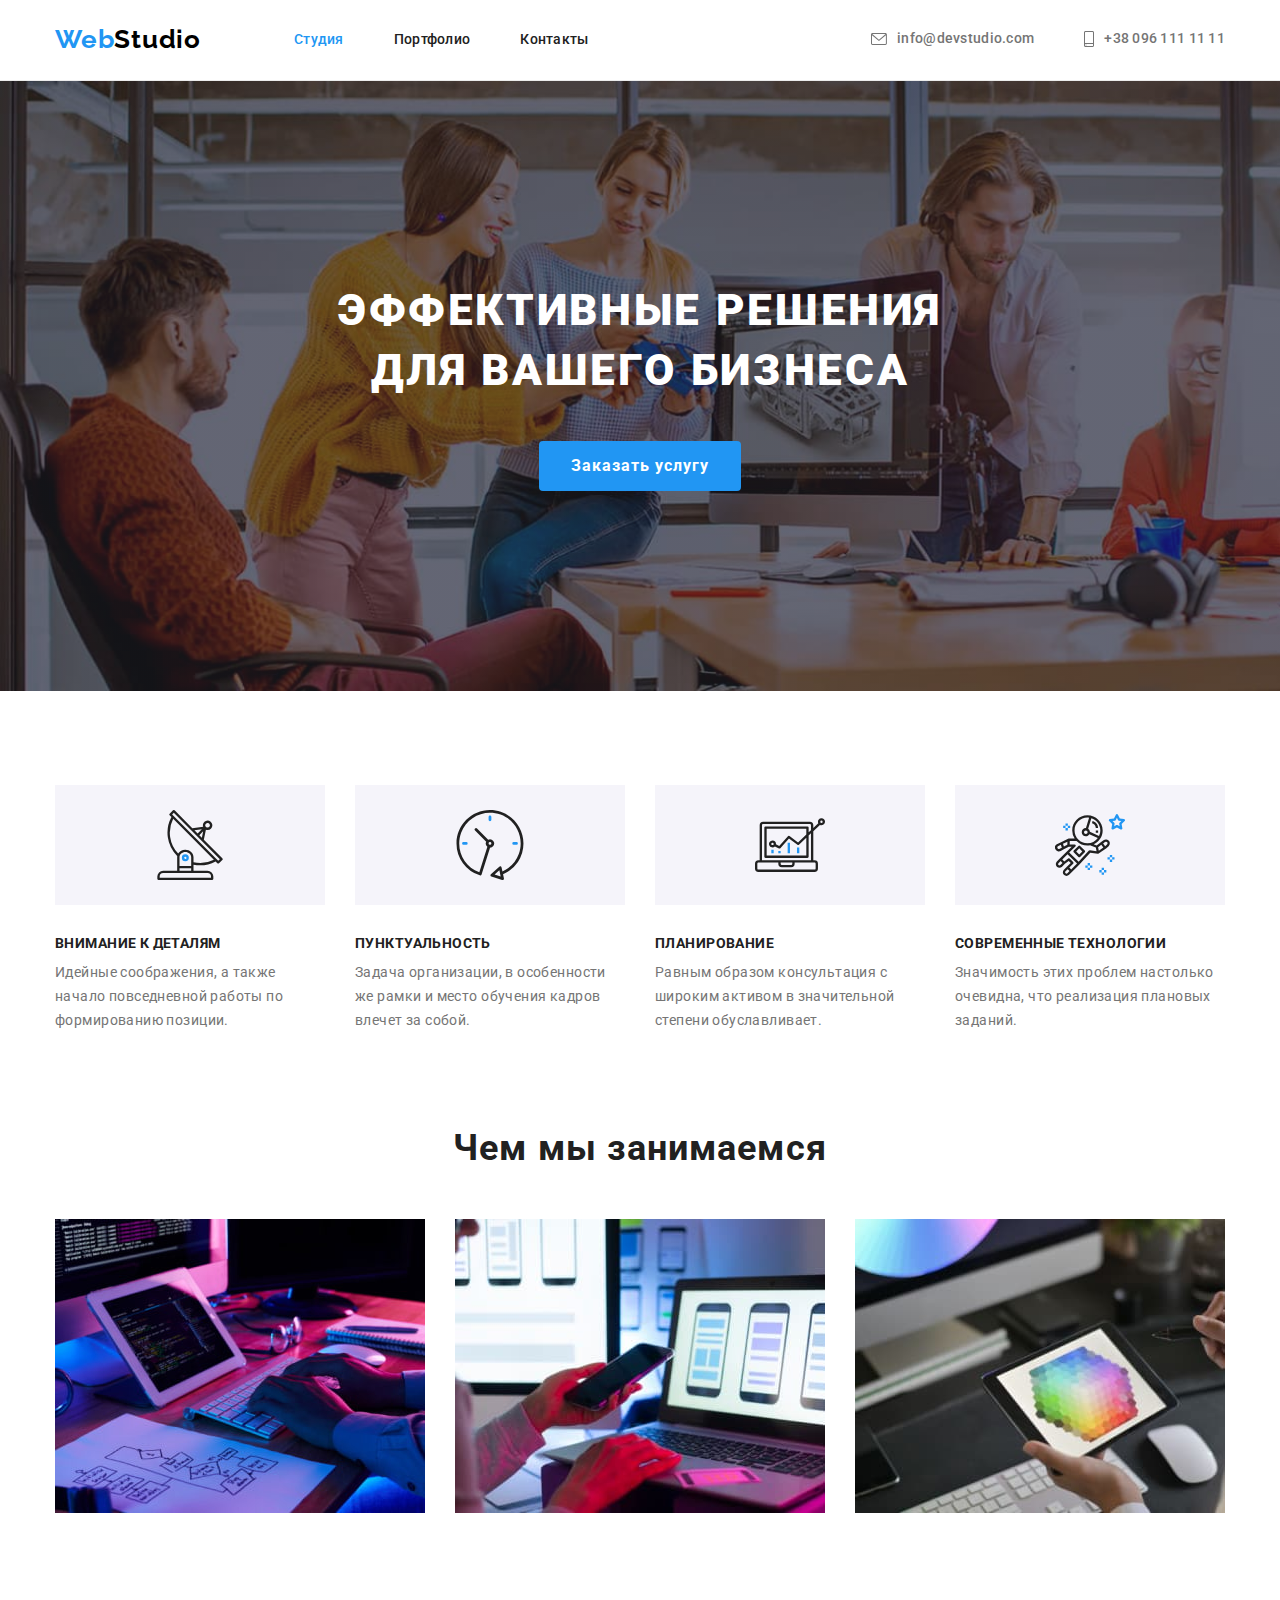
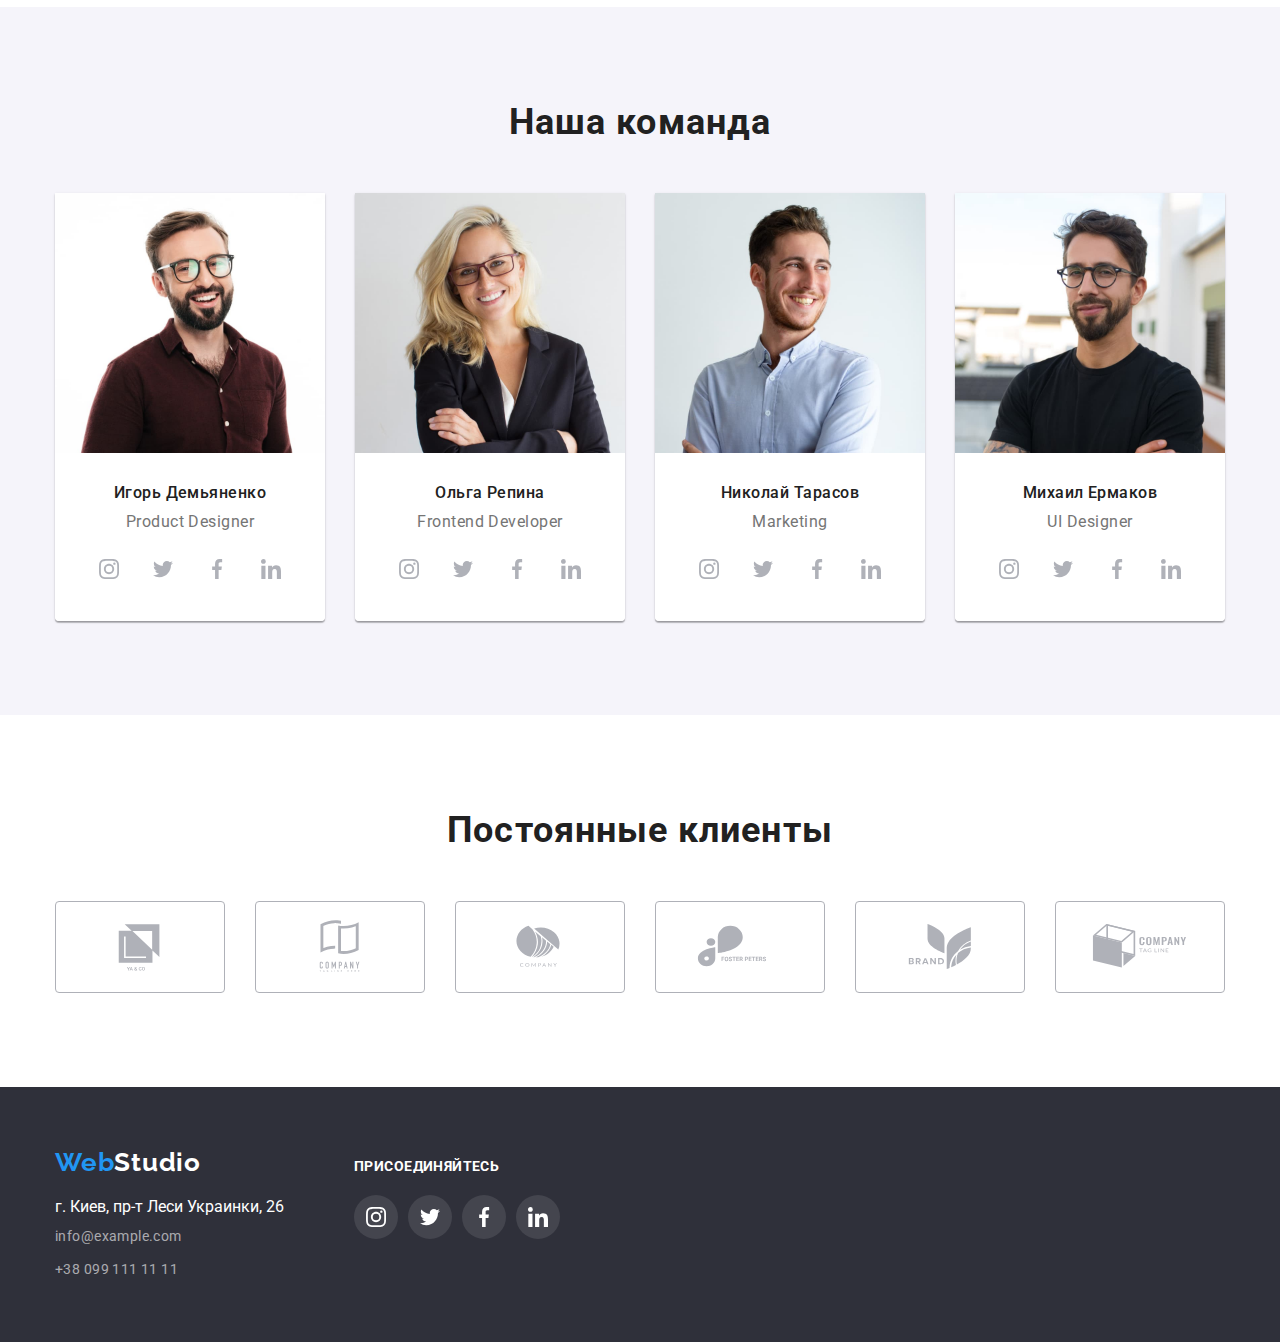
<file: index.html>
<!DOCTYPE html>
<html lang="ru">
  <head>
    <meta charset="UTF-8" />
    <meta http-equiv="X-UA-Compatible" content="IE=edge" />
    <meta name="viewport" content="width=, initial-scale=1.0" />
    <title>Document</title>
    <link rel="preconnect" href="https://fonts.googleapis.com" />
    <link rel="preconnect" href="https://fonts.gstatic.com" crossorigin />

    <link
      href="https://fonts.googleapis.com/css2?family=Montserrat:wght@400;700&family=Raleway:wght@700&family=Roboto:wght@400;500;700;900&display=swap"
      rel="stylesheet"
    />
      <link
      rel="stylesheet" href="https://cdn.jsdelivr.net/npm/modern-normalize@1.1.0/modern-normalize.min.css" />

    <link rel="stylesheet" href="./css/styles.css" />
  </head>

  <body>
    <header class="header">
      <div class="container header-container">
        <nav class="header-nav">
          
          <a href="./index.html" class="logo">
              <span class="logo-accent">Web</span>Studio</a>
         
                  
          <ul class="site-nav">
            <li class="menu-link">
              <a href="./index.html" class="link current">Студия</a>
            </li>
            <li class="menu-link">
              <a href="./portfolio.html" class="link">Портфолио</a>
            </li>
            <li class="menu-link">
              <a href="" class="link">Контакты</a>
            </li>
          </ul>
        </nav>

        <ul class="header-contact">
          <li class="mail">
            <a href="mailto:" class="mailtel-h">
              <svg class="icon-mail" >
               <use href="./images/icons.svg#icon-envelope"> </use>
              </svg>
              <div>
                info@devstudio.com
              </div>
              
            </a>
          </li class="tel">
          <li>
            <a href="tel:" class="mailtel-h">
             <svg class="icon-tel" >
               <use href="./images/icons.svg#icon-smartphone"> </use>
              </svg> 
              +38 096 111 11 11</a>
          </li>
        </ul>
      </div>
    </header>

    <main>
      <!--Главная секция-->
      <div class="hero">
        <section class="container">
          <h1 class="hero-title">
            Эффективные решения <br />
            для вашего бизнеса
          </h1>
          <button type="button" class="hero-button">Заказать услугу</button>
        </section>
      </div>
      <!--Характеристика компании-->
      <section class="company-profile section ">
        <div class="container">
        <h2 class="section-title, hidden-title">Скрытый заголовок</h2>
        <ul class="properties-list">

          <li class="profile">
            <div class="profile-fon">
              
              <svg class="icons" width="70" height="70">
              <use  href="./images/icons.svg#icon-antenna-1"></use>
            </svg>
            </div>                      

            <h3 class="title">Внимание к деталям</h3>
            <p class="description">
              Идейные соображения, а также начало повседневной работы по
              формированию позиции.
            </p>
          </li>
          <li class="profile">
            <div class="profile-fon">
              <svg class="icons" width="70" height="70">
              <use  href="./images/icons.svg#icon-clock-1"></use>
            </svg>
            </div> 
            <h3 class="title">Пунктуальность</h3>
            <p class="description">
              Задача организации, в особенности же рамки и место обучения кадров
              влечет за собой.
            </p>
          </li>
          <li class="profile">
            <div class="profile-fon">
              <svg class="icons" width="70" height="70">
              <use  href="./images/icons.svg#icon-diagram-1"></use>
            </svg>
            </div> 
            <h3 class="title">Планирование</h3>
            <p class="description">
              Равным образом консультация с широким активом в значительной
              степени обуславливает.
            </p>
          </li>
          <li class="profile">
            <div class="profile-fon">
              <svg class="icons" width="70" height="70">
              <use  href="./images/icons.svg#icon-astronaut-1"></use>
            </svg>
            </div> 
            <h3 class="title">Современные технологии</h3>
            <p class="description">
              Значимость этих проблем настолько очевидна, что реализация
              плановых заданий.
            </p>
          </li>
        </ul>

        </div>
        
      </section>
      <!--Примеры работ-->
      <section class="section-sample">
        <div class="container">
        <h2 class="section-title">Чем мы занимаемся</h2>

        <ul class="sample-works">
          <li>
            <img
              src="images/algorytm.jpg"
              alt="Составление алгоритма"
              width="370"
            />
          </li>
          <li>
            <img
              src="images/mob-app.jpg"
              alt="Мобильное приложение"
              width="370"
            />
          </li>
          <li>
            <img src="images/color-design.jpg" alt="Дизайн цвета" width="370" />
          </li>
                  </ul>

        </div>
        
      </section>

      <!--Наша команда-->
      <section class="section-team">
        <div class="container">
          <h2 class="section-title">Наша команда</h2>
        <ul class="team">
          <li class="card-emploee">
            <img
              src="images/Product-Designer.jpg"
              alt="Игорь Демьяненко - Product Designer"
              width="270"
            />
            <div class="emploee">
            <h3 class="team-title">Игорь Демьяненко</h3>
            <p lang="en" class="position">Product Designer</p>
            <ul class="list-icons" >
                <li >
                  <a href="" class="icons-link"> 
                    <svg class="icon-link" width="20" height="20">
                     <use href="./images/icons.svg#icon-instagram"></use>
                    </svg> 
                  </a>
                </li>
                <li>
                  <a href="" class="icons-link"> 
                    <svg class="icon-link" width="20" height="20">
                     <use href="./images/icons.svg#icon-twitter"></use>
                    </svg> 
                  </a>
                </li>
                <li>
                  <a href="" class="icons-link"> 
                    <svg class="icon-link" width="20" height="20">
                     <use href="./images/icons.svg#icon-facebook"></use>
                    </svg> 
                  </a>
                </li>
                <li>
                  <a href="" class="icons-link"> 
                    <svg class="icon-link" width="20" height="20">
                     <use href="./images/icons.svg#icon-linkedin"></use>
                    </svg> 
                  </a>
                </li>
            </ul>
            </div>
                        
           
            
          </li>
          <li class="card-emploee">
            <img
              src="images/Frontend-Developer.jpg"
              alt="Ольга Репина - Frontend Developer"
              width="270"
            />
            <div class="emploee">
            <h3 class="team-title">Ольга Репина</h3>
            <p lang="en" class="position">Frontend Developer</p>
            <ul class="list-icons" >
                <li >
                  <a href="" class="icons-link"> 
                    <svg class="icon-link" width="20" height="20">
                     <use href="./images/icons.svg#icon-instagram"></use>
                    </svg> 
                  </a>
                </li>
                <li>
                  <a href="" class="icons-link"> 
                    <svg class="icon-link" width="20" height="20">
                     <use href="./images/icons.svg#icon-twitter"></use>
                    </svg> 
                  </a>
                </li>
                <li>
                  <a href="" class="icons-link"> 
                    <svg class="icon-link" width="20" height="20">
                     <use href="./images/icons.svg#icon-facebook"></use>
                    </svg> 
                  </a>
                </li>
                <li>
                  <a href="" class="icons-link"> 
                    <svg class="icon-link" width="20" height="20">
                     <use href="./images/icons.svg#icon-linkedin"></use>
                    </svg> 
                  </a>
                </li>
            </ul>
            </div>
          </li>
          <li class="card-emploee">
            <img
              src="images/Marketing.jpg"
              alt="Николай Тарасов - Marketing"
              width="270"
            />
            <div class="emploee">
            <h3 class="team-title">Николай Тарасов</h3>
            <p lang="en" class="position">Marketing</p>
            <ul class="list-icons" >
                <li >
                  <a href="" class="icons-link"> 
                    <svg class="icon-link" width="20" height="20">
                     <use href="./images/icons.svg#icon-instagram"></use>
                    </svg> 
                  </a>
                </li>
                <li>
                  <a href="" class="icons-link"> 
                    <svg class="icon-link" width="20" height="20">
                     <use href="./images/icons.svg#icon-twitter"></use>
                    </svg> 
                  </a>
                </li>
                <li>
                  <a href="" class="icons-link"> 
                    <svg class="icon-link" width="20" height="20">
                     <use href="./images/icons.svg#icon-facebook"></use>
                    </svg> 
                  </a>
                </li>
                <li>
                  <a href="" class="icons-link"> 
                    <svg class="icon-link" width="20" height="20">
                     <use href="./images/icons.svg#icon-linkedin"></use>
                    </svg> 
                  </a>
                </li>
            </ul>
            </div>
          </li>
          <li class="card-emploee">
            <img
              src="images/UI-Designer.jpg"
              alt="Михайл Ермаков - UI Designer"
              width="270"
            />
            <div class="emploee">
            <h3 class="team-title">Михаил Ермаков</h3>
            <p lang="en" class="position">UI Designer</p>
            <ul class="list-icons" >
                <li >
                  <a href="" class="icons-link"> 
                    <svg class="icon-link" width="20" height="20">
                     <use href="./images/icons.svg#icon-instagram"></use>
                    </svg> 
                  </a>
                </li>
                <li>
                  <a href="" class="icons-link"> 
                    <svg class="icon-link" width="20" height="20">
                     <use href="./images/icons.svg#icon-twitter"></use>
                    </svg> 
                  </a>
                </li>
                <li>
                  <a href="" class="icons-link"> 
                    <svg class="icon-link" width="20" height="20">
                     <use href="./images/icons.svg#icon-facebook"></use>
                    </svg> 
                  </a>
                </li>
                <li>
                  <a href="" class="icons-link"> 
                    <svg class="icon-link" width="20" height="20">
                     <use href="./images/icons.svg#icon-linkedin"></use>
                    </svg> 
                  </a>
                </li>
            </ul>
            </div>
          </li>
        </ul>

        </div>
        
      </section>
<!-- Постоянные клиенты  -->
      <section class="section-client">
        <div class="container">
        <h2 class="section-title">Постоянные клиенты</h2>
        <ul class="list-clients">
          <li>
            <a href="" class="client" >
              <svg class="icon-client" width="106" height="60" >
                <use href="./images/icons.svg#icon-Logo1" ></use>
              </svg>
            </a>
          </li>
          <li>
            <a href="" class="client" >
              <svg class="icon-client" width="106" height="60" >
                <use href="./images/icons.svg#icon-Logo2" ></use>
              </svg>
            </a>
          </li>
          <li>
            <a href="" class="client" >
              <svg class="icon-client" width="106" height="60" >
                <use href="./images/icons.svg#icon-Logo3" ></use>
              </svg>
            </a>
          </li>
          <li>
            <a href="" class="client" >
              <svg class="icon-client" width="106" height="60" >
                <use href="./images/icons.svg#icon-Logo4" ></use>
              </svg>
            </a>
          </li>
          <li>
            <a href="" class="client" >
              <svg class="icon-client" width="106" height="60" >
                <use href="./images/icons.svg#icon-Logo5" ></use>
              </svg>
            </a>
          </li>
          <li>
            <a href="" class="client" >
              <svg class="icon-client" width="106" height="60" >
                <use href="./images/icons.svg#icon-Logo6" ></use>
              </svg>
            </a>
          </li>
          

          

        </div>
        
      </section>
    </main>


  <footer class="footer ">
    <div class="container">

      <div class="thumb-logo-address">
        <a href="./index.html" class="logo-footer">
        <span class="logo-footer-web">Web</span>Studio</a>
      <address>
        <p class="address">г. Киев, пр-т Леси Украинки, 26</p>
        <a href="mailto:" class="footer-mail mailtel-f">info@example.com</a>
        <a href="tel:" class="footer-tel mailtel-f">+38 099 111 11 11</a>
      </address>
      </div>

      
      
      <div class="thumb-links">
        <h3 class="footer-title">присоединяйтесь</h3>
        <ul class="footer-icons" >
          <li>
            <a href="" class="footer-icons-link">
              <svg class="footer-icon" width="20px" height="20px">
                <use href="./images/icons.svg#icon-instagram-1" ></use>
              </svg>
            </a>
          </li>
          <li>
            <a href="" class="footer-icons-link">
              <svg class="footer-icon" width="20px" height="20px">
                <use href="./images/icons.svg#icon-twitter-1" ></use>
              </svg>
            </a>
          </li>
          <li>
            <a href="" class="footer-icons-link">
              <svg class="footer-icon" width="20px" height="20px">
                <use href="./images/icons.svg#icon-facebook-1" ></use>
              </svg>
            </a>
          </li>
          <li>
            <a href="" class="footer-icons-link">
              <svg class="footer-icon" width="20px" height="20px">
                <use href="./images/icons.svg#icon-linkedin-1" ></use>
              </svg>
            </a>
          </li>
        </ul>
      </div>

    </div>
    </footer>
  </body>
</html>
</file>
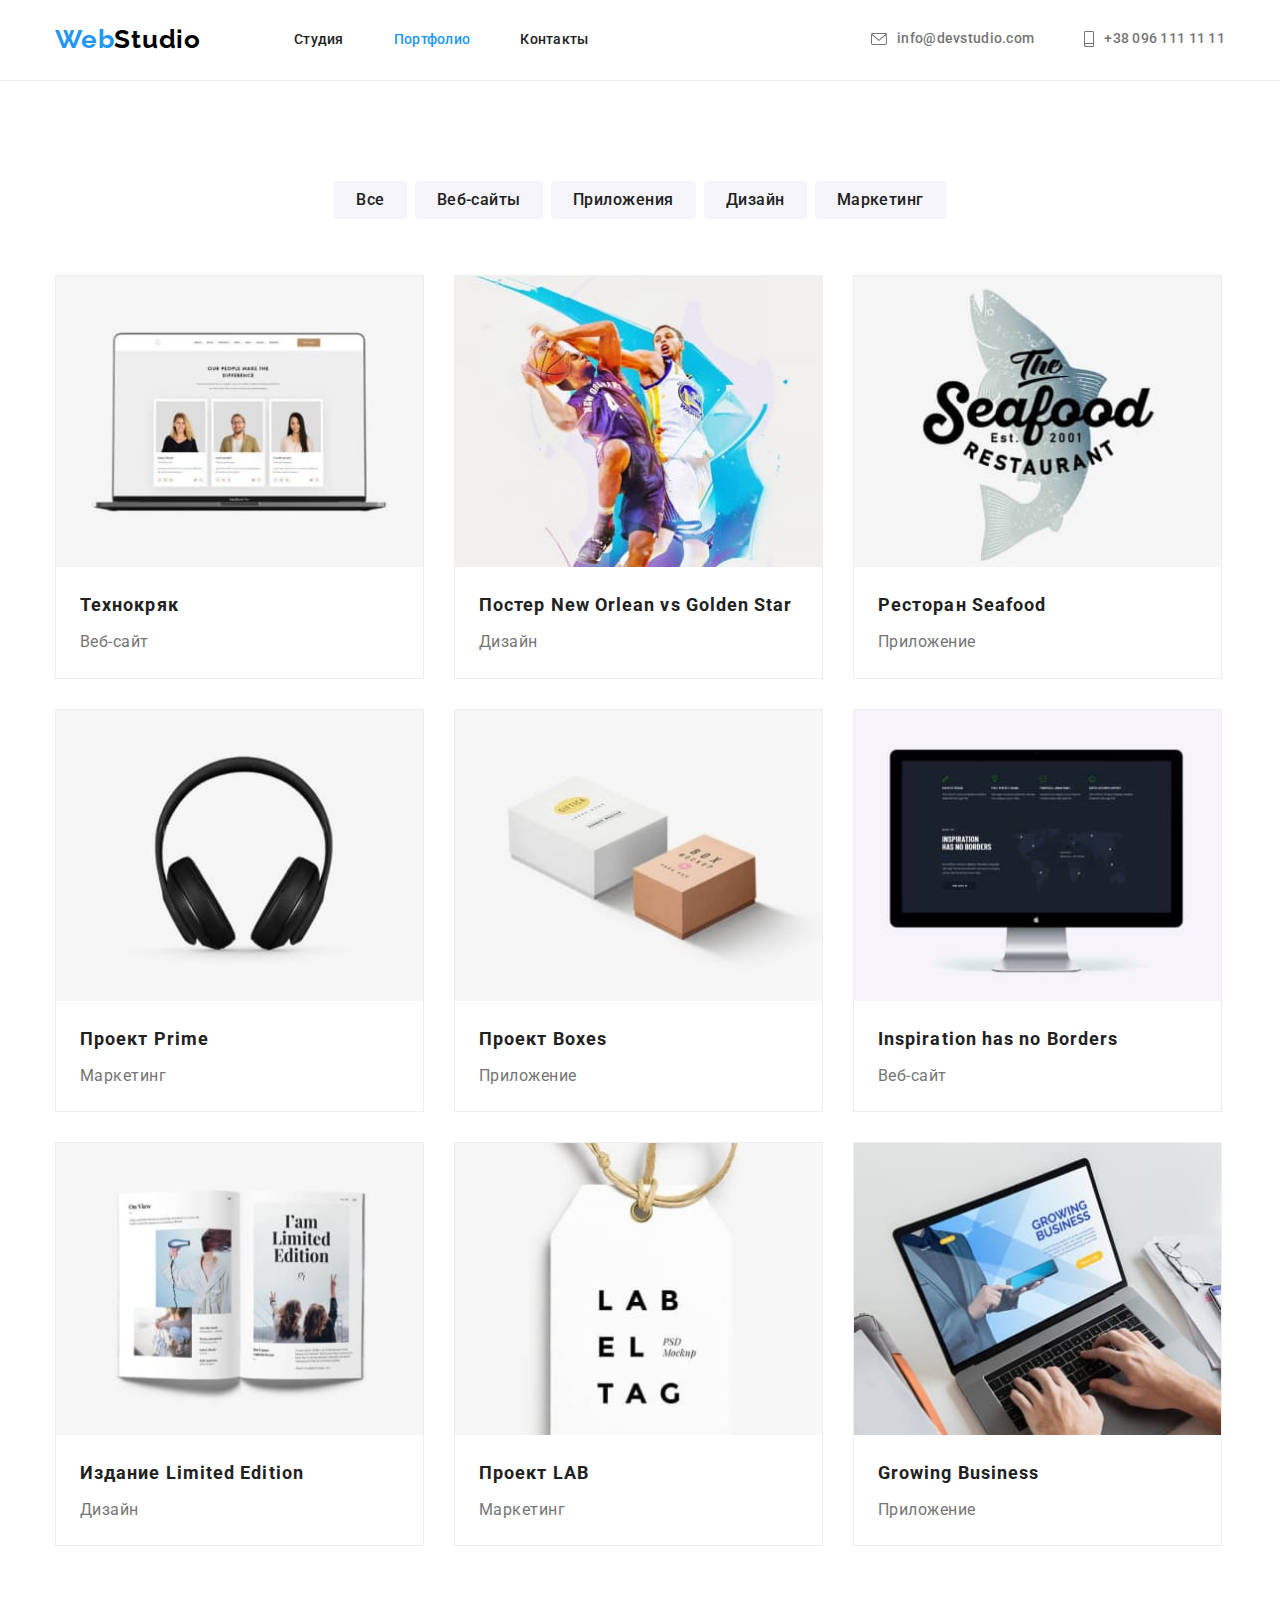
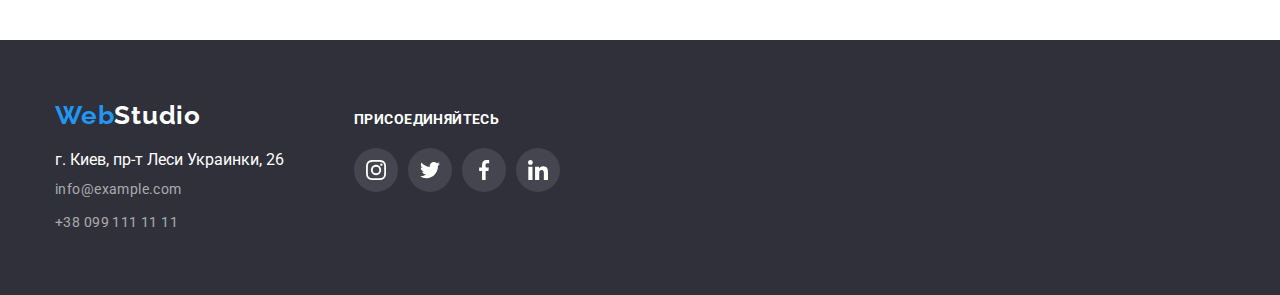
<file: portfolio.html>
<!DOCTYPE html>
<html lang="ru">
  <head class="head-page">
    <meta charset="UTF-8" />
    <meta http-equiv="X-UA-Compatible" content="IE=edge" />
    <meta name="viewport" content="width=, initial-scale=1.0" />
    <title>hw-2-Студія</title>
    <link rel="preconnect" href="https://fonts.googleapis.com" />
    <link rel="preconnect" href="https://fonts.gstatic.com" crossorigin />
    <link
      href="https://fonts.googleapis.com/css2?family=Montserrat:wght@400;700&family=Raleway:wght@700&family=Roboto:wght@400;500;700;900&display=swap"
      rel="stylesheet"
    />

    <link
      rel="stylesheet"
      href="https://cdn.jsdelivr.net/npm/modern-normalize@1.1.0/modern-normalize.min.css"
    />

    <link rel="stylesheet" href="./css/styles.css" />
  </head>

  <body>
    <header class="header">
      <div class="container header-container">
        <nav class="header-nav">
          
          <a href="./index.html" class="logo">
              <span class="logo-accent">Web</span>Studio</a>
         
                  
          <ul class="site-nav">
            <li class="menu-link">
              <a href="./index.html" class="link ">Студия</a>
            </li>
            <li class="menu-link">
              <a href="./portfolio.html" class="link current">Портфолио</a>
            </li>
            <li class="menu-link">
              <a href="" class="link">Контакты</a>
            </li>
          </ul>
        </nav>

        <ul class="header-contact">
          <li class="mail">
            <a href="mailto:" class="mailtel-h">
              <svg class="icon-mail" >
               <use href="./images/icons.svg#icon-envelope"> </use>
              </svg>
              <div>
                info@devstudio.com
              </div>
              
            </a>
          </li class="tel">
          <li>
            <a href="tel:" class="mailtel-h">
             <svg class="icon-tel" >
               <use href="./images/icons.svg#icon-smartphone"> </use>
              </svg> 
              +38 096 111 11 11</a>
          </li>
        </ul>
      </div>
    </header>
    <main>
      <!--Portfolio-->
      <section class="portfolio">
        <div class="container">
          
          <!--Скрытыйзаголовок-->
        <h1 class="hidden-title">Скрытый заголовок</h1>

        <!--Список кнопок навигации-->
        <ul class="filtr">
          <li class="list-category"><button type="button" class="category">Все</button></li>
          <li class="list-category"><button type="button" class="category">Веб-сайты</button></li>
          <li class="list-category"><button type="button" class="category">Приложения</button></li>
          <li class="list-category"><button type="button" class="category">Дизайн</button></li>
          <li class="list-category"><button type="button" class="category">Маркетинг</button></li>
        </ul>

        <!--Галерея-->
        <ul class="galery">
          <li class="list-example">
            <a href="">
              <img
                width="367"
                height="292"
                src="images/technocriak.jpg"
                alt="Ноутбук"
              />
              <div class="example-category">
              <h2 class="example">Технокряк</h2>
              <p class="category-name">Веб-сайт</p>
              </div>
            </a>
          </li>
          <li class="list-example">
            <a href="">
              <img
                width="367"
                height="292"
                src="images/poster.jpg"
                alt="Постер баскетбол"
              />
              <div class="example-category">
              <h2 class="example">
                Постер <span lang="en">New Orlean vs Golden Star</span>
              </h2>
              <p class="category-name">Дизайн</p>
            </div>
            </a>
          </li>

          <li class="list-example">
            <a href="">
              <img
                 width="367"
                height="292"
                src="images/seafood.jpg"
                alt="Ресторан Морская еда"
              />
              <div class="example-category">
              <h2 class="example">Ресторан <span lang="en">Seafood</span></h2>
              <p class="category-name">Приложение</p>
              </div>
            </a>
          </li>
          <li class="list-example">
            <a href="">
              <img
                width="367"
                height="292"
                src="images/headphone.jpg"
                alt="Наушники"
              />
              <div class="example-category">
              <h2 class="example">Проект <span lang="en">Prime</span></h2>
              <p class="category-name">Маркетинг</p>
              </div>
            </a>
          </li>

          <li class="list-example">
            <a href="">
              <img
                width="367"
                height="292"
                src="images/boxes.jpg"
                alt="Две коробки"
              />
              <div class="example-category">
              <h2 class="example">Проект <span lang="en">Boxes</span></h2>
              <p class="category-name">Приложение</p>
              </div>
            </a>
          </li>
          <li class="list-example">
            <a href="">
              <img
                  width="367"
                height="292"
                src="images/monitor.jpg"
                alt="Монитор"
              />
              <div class="example-category">
              <h2 lang="en" class="example">Inspiration has no Borders</h2>
              <p class="category-name">Веб-сайт</p>
              </div>
            </a>
          </li>
          <li class="list-example">
            <a href="">
              <img
                 width="367"
                height="292"
                src="images/magazine.jpg"
                alt="Журнал"
              />
              <div class="example-category">
              <h2 class="example">
                Издание <span lang="en"> Limited Edition</span>
              </h2>
              <p class="category-name">Дизайн</p>
              </div>
            </a>
          </li>
          <li class="list-example">
            <a href="">
              <img
                 width="367"
                height="292"
                src="images/lab-el-tag.jpg"
                alt="Бирка"
              />
              <div class="example-category">
              <h2 class="example">Проект <span lang="en">LAB</span></h2>
              <p class="category-name">Маркетинг</p>
              </div>
            </a>
          </li>
          <li class="list-example">
            <a href="">
              <img
                width="367"
                height="292"
                src="images/laptop.jpg"
                alt="Ноутбук"
              />
              <div class="example-category">
              <h2 lang="en" class="example">Growing Business</h2>
              <p class="category-name">Приложение</p>
              </div>
            </a>
          </li>
        </ul>

        </div>
        
      </section>
    </main>

    <footer class="footer ">
    <div class="container">

      <div class="thumb-logo-address">
        <a href="./index.html" class="logo-footer">
        <span class="logo-footer-web">Web</span>Studio</a>
      <address>
        <p class="address">г. Киев, пр-т Леси Украинки, 26</p>
        <a href="mailto:" class="footer-mail mailtel-f">info@example.com</a>
        <a href="tel:" class="footer-tel mailtel-f">+38 099 111 11 11</a>
      </address>
      </div>

      
      
      <div class="thumb-links">
        <h3 class="footer-title">присоединяйтесь</h3>
        <ul class="footer-icons" >
          <li>
            <a href="" class="footer-icons-link">
              <svg class="footer-icon" width="20px" height="20px">
                <use href="./images/icons.svg#icon-instagram-1" ></use>
              </svg>
            </a>
          </li>
          <li>
            <a href="" class="footer-icons-link">
              <svg class="footer-icon" width="20px" height="20px">
                <use href="./images/icons.svg#icon-twitter-1" ></use>
              </svg>
            </a>
          </li>
          <li>
            <a href="" class="footer-icons-link">
              <svg class="footer-icon" width="20px" height="20px">
                <use href="./images/icons.svg#icon-facebook-1" ></use>
              </svg>
            </a>
          </li>
          <li>
            <a href="" class="footer-icons-link">
              <svg class="footer-icon" width="20px" height="20px">
                <use href="./images/icons.svg#icon-linkedin-1" ></use>
              </svg>
            </a>
          </li>
        </ul>
      </div>

    </div>
    </footer>
  </body>
</html>
</file>
<file: css/styles.css>
/* основной цвет #757575 */
/* вторичный цвет #212121  */
/* белый цвет #FFFFFF */
/* прозначный rgba(255, 255, 255, 0.6); */
/* акцент #2196F3 */
/* вторичный фон #F5F4FA */
/* фон героя #C4C4C4 */
/* цвет лого - чорный #000000 */
/*фон футера - #2F303A*/

:root{
    --primary-text-color:#757575;
    --title-text-color:#212121;
    --accent-color:#2196F3;
    --white-color:#FFFFFF;
    --secondary-fone:#F5F4FA;
    --hero-fone:#C4C4C4;
    --logo-black:#000000;
    --hero-button:#188CE8;
    --futer-fon:#2F303A;
}
h1, h2, h3, h4, h5, h6, p {
    margin-top: 0;
    margin-bottom: 0;
} 
ul, ol{
    margin-top: 0;
    margin-bottom: 0;
    padding-left: 0;
}

img {
    display: block;
    max-width: 100%;
    height: auto;
}


button{
    cursor: pointer;
}

body {background-color:var(--white-color);
color: var(--primary-text-color); 
font-family:Roboto, sans-serif;
margin: 0;}
ul{list-style: none;}
a{text-decoration: none;}

.container{    
    width: 1200px;
    margin-left: auto;
    margin-right: auto;
    padding-left: 15px;
    padding-right: 15px; 
    align-items: center;
    /* background-color: blue; */
   
}

/* header */
.header{border-bottom: 1px solid #ECECEC;

padding-top: 24px;
padding-bottom: 25px;}

.header-container{
    display: flex;
    align-items: center;
   
}
.header-nav {
    display: flex;
    align-items: center;
    
}

.site-nav{
    display: flex;
    align-items: center;
    }
.menu-link:not(:last-child){margin-right: 50px;}

/* Логотип */

.logo {
    
    color: var(--logo-black); font-family: Raleway, sans-serif;
    margin-right: 93px;
    font-weight: 700;
    font-size: 26px;
    line-height: 1.19;
    letter-spacing: 0.03em;
    
        
}

.logo-accent{color:var(--accent-color) ;}



/* Главная навигация */
.site-nav .link {color:var(--title-text-color);
  
    font-weight: 500;
    font-size: 14px;
    line-height: 1.14;
    letter-spacing: 0.02em;
   }

.site-nav .link:hover, 
.site-nav .link:focus
 {
    color: var(--accent-color);
    }

.site-nav .link.current{color: var(--accent-color);}




/* контакты */
.header-contact{display: flex;
margin-left: auto;}

.mail{margin-right: 50px;
    display: flex;
       }

    
.header-contact .mailtel-h {
    display: flex;
    color: var(--primary-text-color);
    font-weight: 500;
    font-size: 14px;
    line-height: 1.14;
    letter-spacing: 0.02em;
   }
.mailtel-h:hover,
.mailtel-h:focus {color: var(--accent-color);}

.icon-mail, .icon-tel{
display: flex;
justify-content: center; 
align-items:center;  
fill: var(--primary-text-color);
margin-right: 10px;}

.icon-mail{
    width: 16px;
    height: 16px;
}

.icon-tel{
    width: 10px;
    height: 16px;}

.mailtel-h:hover .icon-mail, 
.mailtel-h:focus .icon-mail{
    fill: var(--accent-color);
}

.mailtel-h:hover .icon-tel,
.mailtel-h:focus .icon-tel {
    fill: var(--accent-color);
}



/* main */
/* фон героя */
.hero{background-color:var(--hero-fone);
background-image: linear-gradient(rgba(47, 48, 58, 0.4), rgba(47, 48, 58, 0.4)), url(../images/hero-fon.jpg);
background-size: cover;
padding-top: 200px;
padding-bottom: 200px;
text-align: center;
}

/* шрифт заголовка Героя */
.hero-title{color: var(--white-color);
    margin-bottom: 40px;
    font-weight: 900;
    font-size: 44px;
    line-height: 1.36;
    text-align: center;
    letter-spacing: 0.06em;
    text-transform: uppercase;
}

/* кнопка Героя */
.hero-button{background-color: var(--accent-color);
color: var(--white-color);
padding-top: 10px;
padding-right: 32px;
padding-bottom: 10px;
padding-left: 32px;
border: none;
border-radius: 4px;


    font-weight: 700;
    font-size: 16px;
    line-height: 1.88;
    text-align: center;
    letter-spacing: 0.06em;
}
.hero-button:hover,
.hero-button:focus {background-color: var(--hero-button);}

.section-title{color: var(--title-text-color);
    font-weight: 700;
    font-size: 36px;
    line-height: 1.17;
    text-align: center;
    letter-spacing: 0.03em;
}

/* Характеристика компании*/
.profile-fon{
    display: flex;
    justify-content: center;
    align-items: center;
    width: 270px;
    height: 120px;
    background-color: #F5F4FA;
        margin-bottom: 30px;
}

  
.properties-list{display: flex;}
.profile:not(:last-child) {margin-right:30px;}

.company-profile{padding-top: 94px;
padding-bottom: 94px;}

.profile > .title {margin-bottom: 10px;}

.properties-list .title{color: var(--title-text-color);
    font-weight: 700;
    font-size: 14px;
    line-height: 1.14x;
    letter-spacing: 0.03em;
    text-transform: uppercase;}

.properties-list .description{
    font-weight: 400;
font-size: 14px;
line-height: 1.714;
letter-spacing: 0.03em;
max-width: 270px;
}


/* Примеры работ */
.section-title{margin-bottom: 50px;}
.sample-works{display: flex;
flex-wrap: wrap;
gap: 30px;}

.section-sample{padding-bottom: 94px;
}


        
 /* Команда */
 .section-team{background-color: #F5F4FA;
padding-top: 94px;
padding-bottom: 94px;}

.team{display: flex;
flex-wrap: wrap;
gap: 30px;
text-align: center;
}

.card-emploee{
    box-shadow: 0px 1px 3px rgba(0, 0, 0, 0.12), 0px 1px 1px rgba(0, 0, 0, 0.14), 0px 2px 1px rgba(0, 0, 0, 0.2);
    border-radius: 0px 0px 4px 4px;
}

 .team .team-title {color: var(--title-text-color);
    margin-bottom: 10px;
    font-weight: 500;
    font-size: 16px;
    line-height: 1.19;
    letter-spacing: 0.03em;
}
.team .position{
    font-size: 16px;
    line-height: 1.19;
    letter-spacing: 0.03em;
    margin-bottom: 16px;
        }
    .emploee{
        padding-top: 30px;
        padding-bottom: 30px;
        background-color: #FFFFFF;
        border-radius: 0px 0px 4px 4px;
    }
    .list-icons{display: flex;
    justify-content: center;
    gap: 10px;}

    .icons-link{
        display: flex;
        justify-content: center;
        align-items: center;
        width: 44px;
        height: 44px;
        border-radius: 50%;    
        }

    .icons-link:hover,
    .icons-link:focus{
        background-color: var(--accent-color);
    }


    .icon-link{display: block;
        fill: #AFB1B8;}

    .icons-link:hover .icon-link,
    .icons-link:focus .icon-link{fill: #FFFFFF;}

    

/* Постоянные клиенты */
.section-client{
    padding-top: 94px;
    padding-bottom: 94px;
}

.list-clients{display: flex;
justify-content: center;
gap: 30px;}

.client{
    display: flex;
    justify-content: center;
    align-items: center;
    width: 170px;
    height: 92px;
    border: 1px solid #AFB1B8;
    border-radius: 4px;
  }

.client:hover,
.client:focus{border-color: var(--accent-color);}

.icon-client{fill: #AFB1B8;}

.client:hover .icon-client,
.client:focus  .icon-client{
    fill: var(--accent-color);
}


 /* fotter */
 .footer{display: flex;
background-color:var(--futer-fon) ;
padding-top: 60px;
padding-bottom: 60px;}

 .logo-footer{color: var(--white-color); font-family: Raleway, sans-serif;
    font-style: normal;
    font-weight: 700;
    font-size: 26px;
    line-height: 1.19;
    letter-spacing: 0.03em;
    }
    
 .logo-footer-web{color:var(--accent-color) ;}

 .address{color:var(--white-color); font-style: normal;
    margin-top: 20px;
    
}
 .mailtel-f:hover,
 .mailtel-f:focus {
     color: var(--accent-color);
      }
.mailtel-f{
    display: block;
    margin-top: 9px;;}
 
 .footer-mail, .footer-tel {
    font-style: normal;
    font-size: 14px;
    line-height: 1.71;
    letter-spacing: 0.03em;
    color: rgba(255, 255, 255, 0.6);}

.footer .container{display: flex;
align-items:baseline;}
.thumb-logo-address{margin-right: 70px;}



.footer-title{
        margin-bottom: 20px;
        font-weight: 700;
        font-size: 14px;
        line-height: 1.14;
        letter-spacing: 0.03em;
        text-transform: uppercase;    
        color: #FFFFFF;
}

.footer-icons{
    display: flex;
    justify-content: center;
    align-items: center;
    gap: 10px;
}

.footer-icons-link{
    display: flex;
    justify-content: center;
    align-items: center;
    width: 44px;
    height: 44px;
    border-radius: 50%;
    background: rgba(255, 255, 255, 0.1);}

.footer-icons-link:hover,
.footer-icons-link:focus{
    background-color: var(--accent-color);
}

.footer-icon{fill: #FFFFFF;}



 /* PORTFOLIO */

 /* filtr */
 .portfolio{padding-top: 100px;
padding-bottom: 94px;
}
.hidden-title{display: none;}

.filtr {display: flex;
 justify-content: center;
margin-bottom: 56px;}

.list-category:not(:last-child) {
    margin-right: 8px;
}

.filtr .category{
    border-radius: 4px;
    border: 0;
    padding:6px 22px;    
    font-family:inherit; background-color: var(--secondary-fone);
    color: var(--title-text-color); cursor: pointer;
    font-weight: 500;
    font-size: 16px;
    line-height: 1.62;
    text-align: center;
    letter-spacing: 0.03em;
   }
.filtr .category:hover,
.filtr .category:focus{background-color: var(--accent-color);
    color: var(--white-color);
    box-shadow: 0px 3px 1px rgba(0, 0, 0, 0.1), 0px 1px 2px rgba(0, 0, 0, 0.08), 0px 2px 2px rgba(0, 0, 0, 0.12);}

/* Галерея */

.galery{display: flex;
flex-wrap: wrap;
gap: 30px;
}
.list-example{border: 1px solid #EEEEEE;
}
.list-example:hover,
.list-example:focus{
    box-shadow: 0px 1px 1px rgba(0, 0, 0, 0.12), 0px 4px 4px rgba(0, 0, 0, 0.06), 1px 4px 6px rgba(0, 0, 0, 0.16);
}

.example-category{padding: 20px 24px;}

.example{
    font-weight: 700;
    font-size: 18px;
    line-height: 2;
    letter-spacing: 0.06em;
    color: var(--title-text-color);
    margin-bottom: 4px;
    
}
.category-name{font-family: 'Roboto';
    font-size: 16px;
    line-height: 1.88;
    letter-spacing: 0.03em;
    color: var(--primary-text-color);
    
}
</file>
